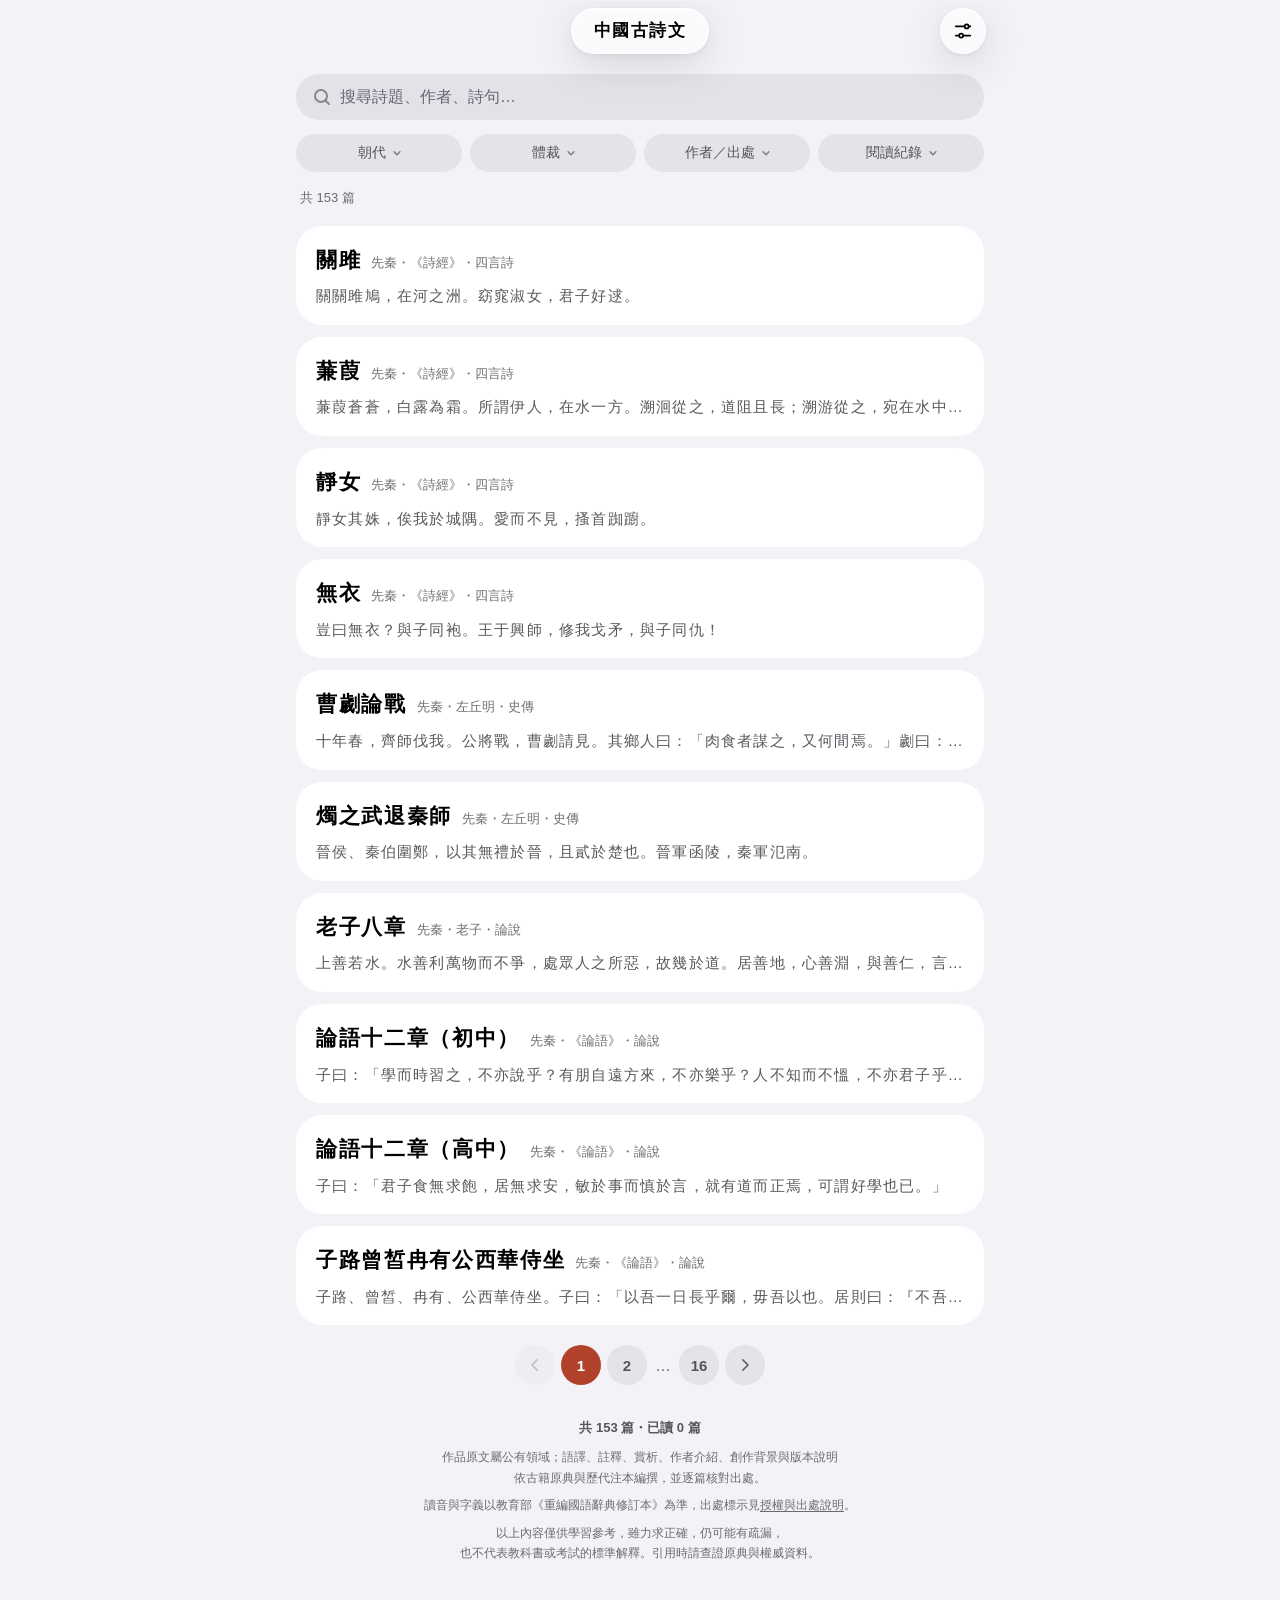
<file: public/index.html>
<!doctype html>
<html lang="zh-Hant">
<head>
  <meta charset="utf-8">
  <meta name="viewport" content="width=device-width, initial-scale=1, viewport-fit=cover">
  <title>中國古詩文</title>
  <meta name="description" content="可離線使用的古詩文閱讀器，附語譯、註釋、賞析、作者介紹、創作背景、版本與參考資料。">
  <link rel="manifest" href="manifest.json">
  <meta name="theme-color" content="#f2f2f7" media="(prefers-color-scheme: light)">
  <meta name="theme-color" content="#000000" media="(prefers-color-scheme: dark)">
  <meta name="apple-mobile-web-app-capable" content="yes">
  <meta name="mobile-web-app-capable" content="yes">
  <meta name="apple-mobile-web-app-title" content="中國古詩文">
  <!-- default：網頁不延伸到狀態列底下。black-translucent 在 iOS 26 起會被系統鋪上無法關閉的模糊效果。
       狀態列顏色：iOS 26 起不再讀 theme-color，改為取樣最上方 fixed 元素的底色，所以用 #statusbar-tint 給它背景色。
       default 下橫向會隱藏狀態列，轉回直向後觸控位置可能偏移，由 app.js 的 installRotationFix 補救。 -->
  <meta name="apple-mobile-web-app-status-bar-style" content="default">
  <link rel="apple-touch-icon" href="icons/icon-180.png">
  <link rel="icon" type="image/png" href="icons/icon-192.png">
  <link rel="stylesheet" href="css/style.css">
</head>
<body>
  <!-- 有 data-icon 的 svg 只寫外框與大小，圖形由 app.js 的 ICON 填入（全站共用同一份圖示路徑） -->
  <header class="topbar">
    <button class="icon-btn" id="backBtn" aria-label="返回目錄" data-tip="回到目錄" data-tip-pos="below-right" hidden>
      <svg viewBox="0 0 24 24" width="22" height="22" aria-hidden="true" data-icon="chevronLeft"></svg>
    </button>
    <h1 class="topbar-title"><span class="top-title-text" id="topTitle">中國古詩文</span><span class="top-marks" id="topMarks" hidden></span></h1>
    <button class="icon-btn" id="settingsBtn" aria-label="閱讀設定" data-tip="閱讀設定：字級、原文排列、繁體／简体、閱讀紀錄、使用說明" data-tip-pos="below-left">
      <svg viewBox="0 0 24 24" width="22" height="22" aria-hidden="true"><path d="M4 7h10M18 7h2M4 17h4M12 17h8" fill="none" stroke="currentColor" stroke-width="1.8" stroke-linecap="round"/><circle cx="16" cy="7" r="2.2" fill="none" stroke="currentColor" stroke-width="1.8"/><circle cx="10" cy="17" r="2.2" fill="none" stroke="currentColor" stroke-width="1.8"/></svg>
    </button>
  </header>

  <div class="settings" id="settings" hidden>
    <div class="setting-row">
      <span>字級</span>
      <div class="font-slider">
        <span class="a-small" aria-hidden="true">A</span>
        <input class="font-range" id="fontRange" type="range" min="16" max="32" step="1" value="20" aria-label="原文字級">
        <span class="a-big" aria-hidden="true">A</span>
      </div>
    </div>
    <div class="setting-row">
      <span>原文排列</span>
      <div class="seg" id="layoutSeg">
        <button type="button" data-layout="h" data-tip="原文由左至右、由上而下排列">橫排</button>
        <button type="button" data-layout="v" data-tip="原文由右至左直行排列，可左右滑動" data-tip-pos="above-left">直排</button>
      </div>
    </div>
    <div class="setting-row">
      <span>文字</span>
      <div class="seg" id="scriptSeg">
        <button type="button" data-script="hant" data-tip="繁體字，讀音以注音標示">繁體</button>
        <button type="button" data-script="hans" data-tip="简体字，读音以拼音标示" data-tip-pos="above-left">简体</button>
      </div>
    </div>
    <div class="setting-row">
      <span>閱讀紀錄</span>
      <button class="help-link" id="clearLibBtn" type="button" data-tip="清除所有書籤與已讀紀錄" data-tip-pos="above-left">清除紀錄</button>
    </div>
    <div class="setting-row">
      <span>不知道怎麼用？</span>
      <button class="help-link" id="helpBtn" type="button">使用說明</button>
    </div>
  </div>

  <main id="app" class="app"></main>

  <div class="menu" id="filterMenu" role="listbox" hidden></div>

  <!-- 閱讀工具：右下角的主按鈕往上展開，由下而上是語譯、已讀、書籤 -->
  <div class="fab" id="fab" hidden>
    <div class="fab-items" id="fabItems">
      <button class="fab-btn" id="bookmarkBtn" type="button" aria-pressed="false" aria-label="加入書籤" data-tip="加入書籤" data-tip-pos="left">
        <svg viewBox="0 0 24 24" width="20" height="20" aria-hidden="true" data-icon="bookmark" data-stroke="1.9"></svg>
      </button>
      <button class="fab-btn" id="readBtn" type="button" aria-pressed="false" aria-label="標為已讀" data-tip="標為已讀" data-tip-pos="left">
        <svg viewBox="0 0 24 24" width="22" height="22" aria-hidden="true" data-icon="check" data-stroke="2.2"></svg>
      </button>
      <button class="fab-btn" id="transBtn" type="button" aria-pressed="true" aria-label="隱藏語譯" data-tip="隱藏語譯" data-tip-pos="left">譯</button>
    </div>
    <button class="fab-btn fab-main" id="fabMain" type="button" aria-expanded="false" aria-controls="fabItems" aria-label="閱讀工具：書籤、已讀、語譯" data-tip="書籤、已讀、語譯" data-tip-pos="left">
      <svg class="ico-more" viewBox="0 0 24 24" width="24" height="24" aria-hidden="true"><circle cx="5.5" cy="12" r="1.9" fill="currentColor"/><circle cx="12" cy="12" r="1.9" fill="currentColor"/><circle cx="18.5" cy="12" r="1.9" fill="currentColor"/></svg>
      <svg class="ico-close" viewBox="0 0 24 24" width="20" height="20" aria-hidden="true" data-icon="close" data-stroke="2.2"></svg>
    </button>
  </div>

  <div class="sheet-backdrop" id="sheetBackdrop" hidden></div>
  <div class="sheet" id="sheet" role="dialog" aria-modal="true" aria-labelledby="sheetTerm" hidden>
    <div class="sheet-grip"></div>
    <div class="sheet-term" id="sheetTerm"></div>
    <div class="sheet-note" id="sheetNote"></div>
  </div>

  <div class="sheet help-sheet" id="helpSheet" role="dialog" aria-modal="true" aria-labelledby="helpTitle" hidden>
    <!-- 拖拉區：頂部橫條與標題列，往下拉關閉（見 app.js 的 makeDraggable） -->
    <div class="sheet-drag-zone" id="helpDragZone">
      <div class="sheet-grip"></div>
      <div class="help-head">
        <h2 id="helpTitle">使用說明</h2>
        <button class="icon-btn help-close" id="helpClose" type="button" aria-label="關閉使用說明">
          <svg viewBox="0 0 24 24" width="18" height="18" aria-hidden="true" data-icon="close"></svg>
        </button>
      </div>
    </div>
    <div class="help-body">
      <h3>目錄</h3>
      <ul>
        <li><b>搜尋框</b>：輸入詩題、作者、朝代、體裁、出處、主題或詩句，例如「李白」「明月」。</li>
        <li><b>朝代／體裁／作者・出處</b>：點一下選擇篩選條件，可以同時使用。選項旁的數字是符合的篇數。</li>
        <li><b>閱讀紀錄</b>：只看加了書籤的、已讀的或還沒讀的作品，也可以和其他篩選一起用。</li>
        <li><b>作品右上角的標記</b>：紅色書籤表示加了書籤，「已讀」表示標過已讀。目錄最下方會顯示已讀幾篇。</li>
        <li><b>清除篩選</b>：一次取消所有篩選條件。</li>
        <li><b>頁碼</b>：每頁 10 篇，點數字或左右箭頭換頁。</li>
      </ul>
      <h3>閱讀作品</h3>
      <ul>
        <li><b>有點狀底線的字詞</b>：點一下會從下方跳出註釋；點一下註釋、點空白處或往下拉都能關閉。題目裡的字也可能有底線。</li>
        <li><b>原文下的灰色小字</b>：這一句的語譯。</li>
        <li><b>右下角「⋯」（閱讀工具）</b>：點一下往上展開三個按鈕，由上而下是書籤、已讀、語譯；再點一下（這時變成「×」）收起。展開或收起會記住，下次打開作品還是一樣。</li>
        <li><b>頂部題目旁的小圖示</b>：書籤表示這篇已加入書籤，打勾表示已讀。</li>
        <li><b>書籤</b>：點一下加入書籤，變成紅色；再點一下移除。</li>
        <li><b>已讀（打勾）</b>：讀完後點一下，變成紅色，目錄就會標出「已讀」；再點一下可以改回未讀。</li>
        <li><b>譯</b>：顯示或隱藏語譯。紅色是顯示中，白色是已隱藏。想先自己讀懂時可以先關掉。</li>
        <li><b>賞析、作者、創作背景、版本、參考資料</b>：點標題展開或收合。「版本」說明原文依據的版本，各版本的不同寫法寫在註釋中。</li>
        <li><b>上一篇／下一篇</b>：在頁面最下方，依目錄順序切換作品。</li>
        <li><b>左上角「‹」</b>：回到目錄。</li>
      </ul>
      <h3>閱讀設定（右上角）</h3>
      <ul>
        <li><b>字級</b>：左右拖拉調整原文的字，往右變大、往左變小，拖的時候就能看到效果。題目大小固定不變。</li>
        <li><b>橫排／直排</b>：直排時由右至左閱讀，內容較長時可以左右滑動。</li>
        <li><b>繁體／简体</b>：切換繁體字或簡體字。簡體版由繁體自動轉換，讀音改以拼音標示；註釋中說明版本差異的寫法（例如「遊」「游」）保留繁體，才看得出各版本的不同。切換時頁面不會重新載入，仍停在原來讀到的地方。</li>
        <li><b>使用說明</b>：往下拉頂部的橫條可以關閉；說明內容捲到最上方時往下拉也可以。</li>
        <li><b>清除紀錄</b>：一次刪除所有書籤與已讀紀錄，會先請你確認，清除後無法復原。</li>
      </ul>
      <h3>離線閱讀</h3>
      <ul>
        <li>在 iPhone 用 Safari 開啟，按「分享」→「加入主畫面」。第一次開啟並看到「已下載完成」後，沒有網路也能讀。</li>
        <li>你的設定、書籤與已讀紀錄只存在這臺裝置上，不會在手機和電腦之間同步。在 iPhone 上，主畫面的 App 和 Safari 各有一份紀錄；刪除主畫面的 App，紀錄也會一起刪除。</li>
      </ul>
    </div>
  </div>

  <div class="toast" id="toast" role="status" aria-live="polite" hidden></div>

  <!-- 確認視窗（例如清除紀錄）：和設定面板同樣的玻璃風格，取代瀏覽器內建的確認框 -->
  <div class="dialog-backdrop" id="dialogBackdrop" hidden></div>
  <div class="dialog" id="confirmDialog" role="alertdialog" aria-modal="true" aria-labelledby="dialogTitle" aria-describedby="dialogMsg" hidden>
    <h2 class="dialog-title" id="dialogTitle"></h2>
    <p class="dialog-msg" id="dialogMsg"></p>
    <div class="dialog-actions">
      <button class="dialog-btn" id="dialogCancel" type="button">取消</button>
      <button class="dialog-btn danger" id="dialogOk" type="button">確定</button>
    </div>
  </div>
  <!-- 1px 高、貼齊最上方的 fixed 元素，只用來讓 iOS 26 起把狀態列塗成背景色 -->
  <div id="statusbar-tint" aria-hidden="true"></div>

  <script src="js/hans-ui.js"></script>
  <script src="js/terms.js"></script>
  <script src="js/app.js"></script>
</body>
</html>
</file>
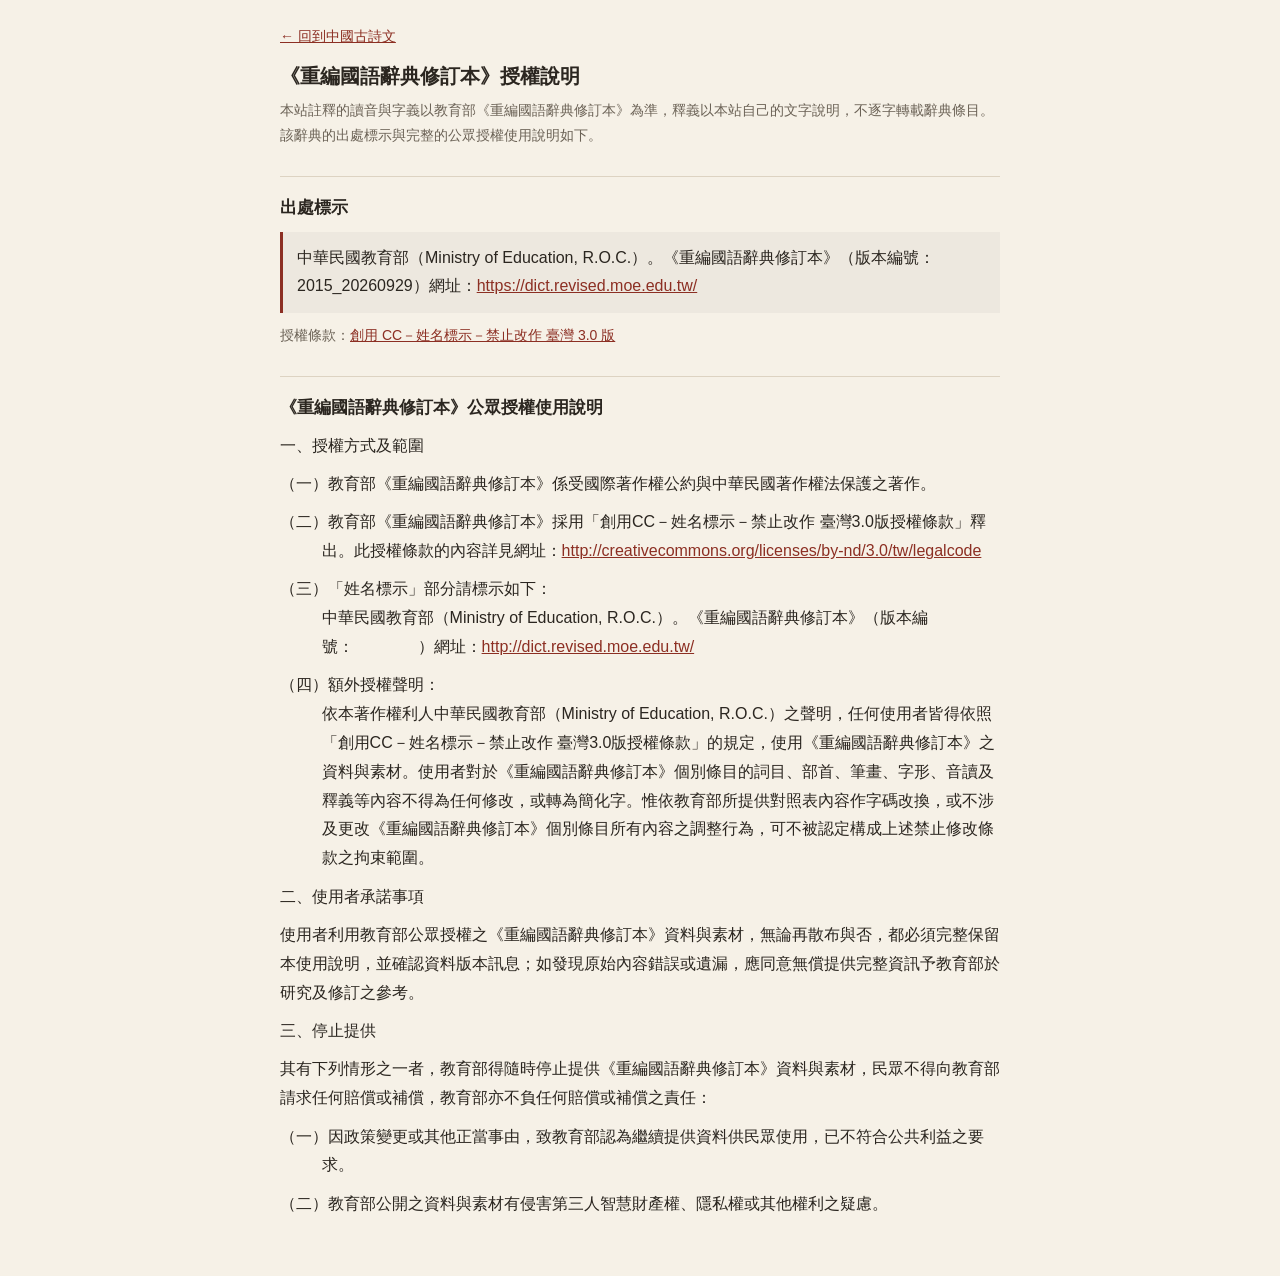
<file: public/licenses/moe-dict.html>
<!DOCTYPE html>
<html lang="zh-Hant-TW">
<head>
<meta charset="utf-8">
<meta name="viewport" content="width=device-width, initial-scale=1">
<title>重編國語辭典修訂本 授權說明</title>
<style>
  :root { --bg: #f6f1e7; --ink: #2b2620; --ink-2: #6b6256; --line: #ddd3c2; --accent: #8c2f23; }
  @media (prefers-color-scheme: dark) {
    :root { --bg: #1d1b18; --ink: #e8e2d6; --ink-2: #a39a8b; --line: #3a362f; --accent: #e08a74; }
  }
  body { margin: 0; background: var(--bg); color: var(--ink);
         font: 16px/1.8 -apple-system, "PingFang TC", "Microsoft JhengHei", "Noto Sans TC", sans-serif; }
  main { max-width: 720px; margin: 0 auto; padding: 24px 16px 48px; }
  h1 { font-size: 20px; margin: 0 0 4px; }
  h2 { font-size: 17px; margin: 28px 0 8px; padding-top: 16px; border-top: 1px solid var(--line); }
  p, li { margin: 0 0 .6em; }
  .item { padding-left: 2.6em; text-indent: -2.6em; }
  .note { color: var(--ink-2); font-size: 14px; }
  .cite { padding: 12px 14px; border-left: 3px solid var(--accent); background: rgba(127,127,127,.08); }
  a { color: var(--accent); word-break: break-all; }
</style>
</head>
<body>
<main>
  <p class="note"><a href="../">← 回到中國古詩文</a></p>
  <h1>《重編國語辭典修訂本》授權說明</h1>
  <p class="note">本站註釋的讀音與字義以教育部《重編國語辭典修訂本》為準，釋義以本站自己的文字說明，不逐字轉載辭典條目。該辭典的出處標示與完整的公眾授權使用說明如下。</p>

  <h2>出處標示</h2>
  <p class="cite">中華民國教育部（Ministry of Education, R.O.C.）。《重編國語辭典修訂本》（版本編號：2015_20260929）網址：<a href="https://dict.revised.moe.edu.tw/">https://dict.revised.moe.edu.tw/</a></p>
  <p class="note">授權條款：<a href="https://creativecommons.org/licenses/by-nd/3.0/tw/legalcode">創用 CC－姓名標示－禁止改作 臺灣 3.0 版</a></p>

  <h2>《重編國語辭典修訂本》公眾授權使用說明</h2>
  <p>一、授權方式及範圍</p>
    <p class="item">（一）教育部《重編國語辭典修訂本》係受國際著作權公約與中華民國著作權法保護之著作。</p>
    <p class="item">（二）教育部《重編國語辭典修訂本》採用「創用CC－姓名標示－禁止改作 臺灣3.0版授權條款」釋出。此授權條款的內容詳見網址：<a href="http://creativecommons.org/licenses/by-nd/3.0/tw/legalcode">http://creativecommons.org/licenses/by-nd/3.0/tw/legalcode</a></p>
    <p class="item">（三）「姓名標示」部分請標示如下：<br>中華民國教育部（Ministry of Education, R.O.C.）。《重編國語辭典修訂本》（版本編號：　　　　）網址：<a href="http://dict.revised.moe.edu.tw/">http://dict.revised.moe.edu.tw/</a></p>
    <p class="item">（四）額外授權聲明：<br>依本著作權利人中華民國教育部（Ministry of Education, R.O.C.）之聲明，任何使用者皆得依照「創用CC－姓名標示－禁止改作 臺灣3.0版授權條款」的規定，使用《重編國語辭典修訂本》之資料與素材。使用者對於《重編國語辭典修訂本》個別條目的詞目、部首、筆畫、字形、音讀及釋義等內容不得為任何修改，或轉為簡化字。惟依教育部所提供對照表內容作字碼改換，或不涉及更改《重編國語辭典修訂本》個別條目所有內容之調整行為，可不被認定構成上述禁止修改條款之拘束範圍。</p>
  <p>二、使用者承諾事項</p>
  <p>使用者利用教育部公眾授權之《重編國語辭典修訂本》資料與素材，無論再散布與否，都必須完整保留本使用說明，並確認資料版本訊息；如發現原始內容錯誤或遺漏，應同意無償提供完整資訊予教育部於研究及修訂之參考。</p>
  <p>三、停止提供</p>
  <p>其有下列情形之一者，教育部得隨時停止提供《重編國語辭典修訂本》資料與素材，民眾不得向教育部請求任何賠償或補償，教育部亦不負任何賠償或補償之責任：</p>
    <p class="item">（一）因政策變更或其他正當事由，致教育部認為繼續提供資料供民眾使用，已不符合公共利益之要求。</p>
    <p class="item">（二）教育部公開之資料與素材有侵害第三人智慧財產權、隱私權或其他權利之疑慮。</p>
</main>
</body>
</html>
</file>
<file: public/css/style.css>
/* =========================================================
   中國古詩文 — Liquid Glass 風格
   字體：只用系統字體（iPhone：蘋方 PingFang TC）
   ========================================================= */
:root {
  --font: -apple-system, BlinkMacSystemFont, "PingFang TC", "Noto Sans TC",
          "Microsoft JhengHei UI", "Microsoft JhengHei", sans-serif;
  --fs: 21px;                       /* 原文字級，可在設定調整 */

  /* 背景與內容卡片：純色（iOS 系統 App 的做法） */
  --bg: #f2f2f7;
  --card: #fff;
  --card-edge: transparent;           /* 卡片外緣的細邊：只有深色模式用 */
  --fill: rgba(118, 118, 128, .12);   /* 搜尋框、未選取的篩選鈕 */

  /* 文字 */
  --ink: #000;
  /* 灰字在白色區塊與淺灰背景上都至少 4.5:1（小字的建議對比）：ink-3 約 4.7–5.0，ink-2 約 6.6–7.1，兩者仍有深淺之分 */
  --ink-2: rgba(60, 60, 67, .86);
  --ink-3: rgba(60, 60, 67, .74);
  --accent: #b2412c;
  --accent-ink: #fff;

  /* 玻璃：只用在浮動元件（頂部按鈕、設定、註釋面板、提示） */
  --glass: rgba(255, 255, 255, .66);
  --glass-strong: rgba(255, 255, 255, .84);
  --glass-hi: rgba(255, 255, 255, .8);   /* 上緣高光 */
  --glass-edge: rgba(255, 255, 255, .75);
  --glass-shadow: 0 10px 40px rgba(0, 0, 0, .12), 0 2px 6px rgba(0, 0, 0, .06);
  --blur: blur(24px) saturate(180%);
  --divider: rgba(60, 60, 67, .14);
  --tint: rgba(178, 65, 44, .12);

  /* 動態（淺色、深色共用）：按下時縮小的比例，與兩種彈性曲線 */
  --press-round: .88;   /* 圓形按鈕：頂部按鈕、右下角閱讀工具 */
  --press-pill: .94;    /* 膠囊按鈕：分段按鈕、篩選、頁碼、確認視窗 */
  --press-card: .97;    /* 大塊的卡片：目錄卡片、上一篇／下一篇 */
  --spring: cubic-bezier(.3, 1.6, .5, 1);        /* 按鈕按下、放開的回彈 */
  --spring-soft: cubic-bezier(.3, 1.4, .5, 1);   /* 面板彈出、卡片 */
  color-scheme: light;
}

@media (prefers-color-scheme: dark) {
  :root {
    --bg: #000;
    /* 卡片比 iOS 的 #1c1c1e 亮一點，再加一圈淡白細邊，在純黑背景上輪廓才清楚 */
    --card: #242426;
    --card-edge: rgba(255, 255, 255, .08);
    --fill: rgba(118, 118, 128, .24);

    --ink: #fff;
    --ink-2: rgba(235, 235, 245, .72);
    --ink-3: rgba(235, 235, 245, .6);
    --accent: #ff8f73;
    --accent-ink: #1b0f0b;

    --glass: rgba(44, 44, 46, .62);
    --glass-strong: rgba(28, 28, 30, .86);
    --glass-hi: rgba(255, 255, 255, .12);
    --glass-edge: rgba(255, 255, 255, .1);
    --glass-shadow: 0 10px 40px rgba(0, 0, 0, .55), 0 2px 6px rgba(0, 0, 0, .3);
    --divider: rgba(84, 84, 88, .5);
    --tint: rgba(255, 143, 115, .2);
    color-scheme: dark;
  }
}

* { box-sizing: border-box; }
html { -webkit-text-size-adjust: 100%; }
body {
  margin: 0;
  min-height: 100vh;
  background: var(--bg);
  color: var(--ink);
  font-family: var(--font);
  line-height: 1.7;
  -webkit-font-smoothing: antialiased;
  -webkit-tap-highlight-color: transparent;
}
button { font: inherit; color: inherit; }

/* ---------- 內容卡片：純色實心，不做模糊（捲動最順） ---------- */
.card, .original, .section, .pager a {
  position: relative;
  background: var(--card);
  border: 0;
  box-shadow: inset 0 0 0 1px var(--card-edge);   /* 用內陰影畫細邊，不改變版面尺寸 */
}
.search, .filter, .seg { position: relative; background: var(--fill); border: 0; }

/* ---------- Liquid Glass：只給浮在內容上方的元件 ---------- */
.glass, .icon-btn, .topbar-title, .settings, .menu, .sheet, .toast, .fab-btn, .dialog {
  position: relative;
  background: var(--glass);
  -webkit-backdrop-filter: var(--blur);
  backdrop-filter: var(--blur);
  border: 1px solid var(--glass-edge);
  box-shadow: var(--glass-shadow), inset 0 1px 0 var(--glass-hi);
}

/* ---------- 共用的互動狀態：按下縮小、鍵盤焦點框、選取時的實心主色 ---------- */
.icon-btn:active, .fab-btn:active { transform: scale(var(--press-round)); }
.seg button:active:not(:disabled), .filter:active, .page-btn:active:not([disabled]), .dialog-btn:active { transform: scale(var(--press-pill)); }
.card:active, .pager a:active { transform: scale(var(--press-card)); }
.filter:focus-visible, .page-btn:focus-visible, .term:focus-visible, .dialog-btn:focus-visible, .fab-btn:focus-visible {
  outline: 2px solid var(--accent); outline-offset: 2px;
}
.seg button.on, .filter.on, .page-btn.on, .dialog-btn.danger, .fab-btn[aria-pressed="true"] {
  background: var(--accent); color: var(--accent-ink);
}

/* ---------- 頂部浮動列 ---------- */
.topbar {
  position: fixed; top: 0; left: 0; right: 0; z-index: 20;
  display: grid; grid-template-columns: 46px minmax(0, 1fr) 46px; align-items: center; gap: 10px;
  max-width: 720px; margin: 0 auto;
  padding: calc(env(safe-area-inset-top) + 8px) 14px 8px;
  pointer-events: none;
}
.topbar > * { pointer-events: auto; }
/* iOS 26 起，加入主畫面後的狀態列顏色取樣最上方 fixed 元素的底色（不再讀 theme-color）。
   放一條和背景同色的 1px 細條在頂端，所以看不見；不吃點擊，在註釋面板底下 */
#statusbar-tint {
  position: fixed; top: 0; left: 0; right: 0; height: 1px; z-index: 21;
  pointer-events: none; background-color: var(--bg);
}
.icon-btn {
  width: 46px; height: 46px; border-radius: 50%;
  display: grid; place-items: center; cursor: pointer; color: var(--ink);
  transition: transform .25s var(--spring), background .2s;
}
#backBtn[hidden] { display: grid !important; visibility: hidden; }
.topbar-title {
  justify-self: center; margin: 0; max-width: 100%;
  height: 46px; line-height: 44px; padding: 0 22px; border-radius: 23px;
  font-size: 17px; font-weight: 600; letter-spacing: .08em;
  display: flex; align-items: center; gap: 7px; min-width: 0;
}
/* 題目過長時以「…」截斷，後面的書籤、已讀小圖示一定留著 */
.top-title-text { min-width: 0; white-space: nowrap; overflow: hidden; text-overflow: ellipsis; }
.top-marks { flex: none; display: inline-flex; align-items: center; gap: 3px; color: var(--ink-3); }
.top-marks svg { display: block; }

/* ---------- 設定面板（浮動玻璃卡） ---------- */
.settings {
  position: fixed; z-index: 19;
  top: calc(env(safe-area-inset-top) + 64px);
  right: max(14px, calc((100vw - 720px) / 2 + 14px));
  width: min(320px, calc(100vw - 28px));
  padding: 8px 18px; border-radius: 26px;
  background: var(--glass-strong);
  transform-origin: top right;
  animation: pop .32s var(--spring-soft);
}
@keyframes pop { from { transform: scale(.85); opacity: .4; } }
/* 浮動元件收起時的動畫（app.js 的 hidePanel 加上 .leaving，播完才隱藏）：設定面板、篩選選單縮回，
   註釋與說明面板往下沉；提示膠囊、確認視窗與遮罩的收起動畫寫在各自的區塊 */
.leaving { pointer-events: none; }
.settings.leaving, .menu.leaving { animation: pop-out .16s ease-in both; }
@keyframes pop-out { to { transform: scale(.9); opacity: 0; } }
.setting-row {
  display: flex; align-items: center; justify-content: space-between;
  min-height: 50px; font-size: 15px;
}
.setting-row + .setting-row { border-top: 1px solid var(--divider); }
.seg { display: inline-flex; padding: 3px; border-radius: 999px; gap: 2px; box-shadow: inset 0 1px 2px rgba(0,0,0,.06); }
.seg button {
  border: 0; background: none; cursor: pointer;
  min-width: 54px; padding: 5px 14px; border-radius: 999px; font-size: 14px;
  transition: background .25s, color .25s, transform .2s;
}
.seg button:disabled { opacity: .3; cursor: default; }
/* 切換繁簡、資料還在載入時（aria-busy）：兩顆按鈕變淡、不能按，載好後恢復 */
.seg[aria-busy="true"] button { opacity: .45; pointer-events: none; transition: opacity .2s; }
/* 字級拖拉條：左右兩端的小「A」、大「A」示意大小；已拖過的一段塗上主色（--p 由 app.js 設定） */
.font-slider { display: flex; align-items: center; gap: 10px; flex: 1; max-width: 210px; margin-left: 16px; }
.font-slider .a-small { font-size: 13px; color: var(--ink-2); }
.font-slider .a-big { font-size: 21px; color: var(--ink-2); }
.font-range {
  --p: 25%;
  flex: 1; min-width: 0; height: 28px; margin: 0; background: none; cursor: pointer;
  -webkit-appearance: none; appearance: none; touch-action: none;
}
.font-range::-webkit-slider-runnable-track {
  height: 4px; border-radius: 2px;
  background: linear-gradient(to right, var(--accent) var(--p), var(--fill) var(--p));
}
.font-range::-moz-range-track { height: 4px; border-radius: 2px; background: var(--fill); }
.font-range::-moz-range-progress { height: 4px; border-radius: 2px; background: var(--accent); }
.font-range::-webkit-slider-thumb {
  -webkit-appearance: none; appearance: none;
  width: 26px; height: 26px; margin-top: -11px; border-radius: 50%;
  background: #fff; border: 0; box-shadow: 0 2px 6px rgba(0,0,0,.22), 0 0 0 .5px rgba(0,0,0,.06);
}
.font-range::-moz-range-thumb {
  width: 26px; height: 26px; border-radius: 50%;
  background: #fff; border: 0; box-shadow: 0 2px 6px rgba(0,0,0,.22), 0 0 0 .5px rgba(0,0,0,.06);
}
.font-range:focus-visible { outline: 2px solid var(--accent); outline-offset: 4px; border-radius: 4px; }
.seg button.on { box-shadow: 0 2px 8px rgba(178, 65, 44, .35); }
.switch { position: relative; width: 52px; height: 32px; flex: none; }
.switch input { opacity: 0; width: 0; height: 0; position: absolute; }
.switch span {
  position: absolute; inset: 0; border-radius: 16px; cursor: pointer;
  background: rgba(120, 120, 128, .24); transition: background .25s;
}
.switch span::after {
  content: ""; position: absolute; left: 2px; top: 2px; width: 28px; height: 28px; border-radius: 50%;
  background: #fff; box-shadow: 0 2px 6px rgba(0,0,0,.18), inset 0 1px 0 #fff;
  transition: transform .3s cubic-bezier(.3, 1.5, .5, 1), width .2s;
}
.switch input:checked + span { background: #34c759; }
.switch input:checked + span::after { transform: translateX(20px); }

/* ---------- 主內容 ---------- */
.app {
  max-width: 720px; margin: 0 auto;
  padding: calc(env(safe-area-inset-top) + 74px) 16px calc(env(safe-area-inset-bottom) + 48px);
}

/* 目錄 */
.search {
  width: 100%; font: inherit; font-size: 16px; color: var(--ink);
  height: 46px; padding: 0 18px 0 44px; border-radius: 23px; outline: none;
  background:
    url("data:image/svg+xml,%3Csvg xmlns='http://www.w3.org/2000/svg' width='18' height='18' fill='none' stroke='%23888' stroke-width='2' stroke-linecap='round'%3E%3Ccircle cx='8' cy='8' r='6'/%3E%3Cpath d='M12.5 12.5L16 16'/%3E%3C/svg%3E") 17px 50% no-repeat,
    var(--fill);
  -webkit-appearance: none; appearance: none;
}
.search::placeholder { color: var(--ink-3); }
.search:focus { box-shadow: 0 0 0 2px var(--accent); }
.search::-webkit-search-cancel-button { -webkit-appearance: none; }

/* 篩選：朝代、體裁、作者／出處、閱讀紀錄。點按鈕會在下方浮出玻璃選單。
   排成固定的格子（手機 2×2、寬螢幕一行四格），按鈕等寬、過長的條件以「…」截斷，
   選了不同長度的條件時篩選區高度不變，下方清單才不會上下跳動 */
.filters { display: grid; grid-template-columns: repeat(2, minmax(0, 1fr)); gap: 8px; padding: 14px 0 6px; }
@media (min-width: 560px) { .filters { grid-template-columns: repeat(4, minmax(0, 1fr)); } }
.filter {
  display: flex; align-items: center; justify-content: center; gap: 6px; min-width: 0; cursor: pointer; color: var(--ink-2);
  padding: 7px 14px 7px 16px; border-radius: 999px; font: inherit; font-size: 14px; font-weight: 500;
  transition: transform .2s var(--spring), background .2s, color .2s;
}
.filter span { min-width: 0; overflow: hidden; text-overflow: ellipsis; white-space: nowrap; }
.filter svg { opacity: .7; flex: none; transition: transform .25s; }
.filter[aria-expanded="true"] svg { transform: rotate(180deg); }

/* 篩選選單（浮動玻璃） */
.menu {
  position: fixed; z-index: 25;
  min-width: 200px; max-width: calc(100vw - 32px); max-height: min(60vh, 420px); overflow-y: auto;
  padding: 6px; border-radius: 22px;
  background: var(--glass-strong);
  animation: pop .28s var(--spring-soft);
  overscroll-behavior: contain;
}
.menu-item {
  display: flex; align-items: center; gap: 8px; width: 100%;
  border: 0; background: none; cursor: pointer; text-align: left;
  padding: 10px 14px 10px 10px; border-radius: 14px;
  font: inherit; font-size: 15px; color: var(--ink);
}
.menu-item:hover:not([disabled]), .menu-item:focus-visible { background: var(--fill); outline: none; }
.menu-item.on { color: var(--accent); font-weight: 600; }
.menu-item[disabled] { cursor: default; opacity: .35; }
.menu-check { width: 16px; flex: none; display: grid; place-items: center; }
.menu-label { flex: 1; white-space: nowrap; }
.menu-count { color: var(--ink-3); font-size: 13px; font-variant-numeric: tabular-nums; padding-left: 16px; }
.menu-sep { height: 1px; margin: 4px 10px; background: var(--divider); }
.filter-status {
  display: flex; align-items: center; justify-content: space-between;
  padding: 4px 4px 0; font-size: 13px; color: var(--ink-3);
}
.filter-clear {
  border: 0; background: none; cursor: pointer;
  padding: 4px 0 4px 12px; font-size: 14px; font-weight: 500; color: var(--accent);
}
/* 沒有篩選條件時「清除篩選」看不見，但位置保留，這一列的高度才不會變 */
.filter-clear.is-off { visibility: hidden; }

.list { list-style: none; margin: 12px 0 0; padding: 0; display: grid; gap: 12px; }
.list > li { min-width: 0; }   /* 讓卡片不被一行的長摘句撐寬，摘句才會以「…」截斷 */

/* 分頁 */
.pages { display: flex; justify-content: center; align-items: center; gap: 6px; margin-top: 20px; flex-wrap: wrap; }
.page-btn {
  min-width: 40px; height: 40px; padding: 0 10px; border: 0; border-radius: 999px; cursor: pointer;
  display: inline-grid; place-items: center;
  background: var(--fill); color: var(--ink-2); font: inherit; font-size: 15px; font-weight: 600;
  font-variant-numeric: tabular-nums;
  transition: transform .2s var(--spring), background .2s, color .2s;
}
.page-btn[disabled] { opacity: .35; cursor: default; }
.page-gap { min-width: 20px; text-align: center; color: var(--ink-3); }
.card {
  display: block; text-decoration: none; color: inherit;
  padding: 16px 20px; border-radius: 26px;
  transition: transform .3s var(--spring-soft);
}
.card-head { display: flex; align-items: baseline; gap: 10px; flex-wrap: wrap; }
.card-title { font-size: 21px; font-weight: 600; letter-spacing: .08em; }
.card-meta { font-size: 13px; color: var(--ink-3); }
/* 卡片右上角的書籤與已讀標記 */
.card-marks { margin-left: auto; align-self: center; display: inline-flex; align-items: center; gap: 6px; }
.mark-bookmark { display: inline-grid; color: var(--accent); }
.mark-read {
  font-size: 12px; font-weight: 600; letter-spacing: .06em; color: var(--ink-3);
  padding: 2px 9px; border-radius: 999px; background: var(--fill);
}
.card-first {
  margin-top: 6px; color: var(--ink-2); font-size: 15px; letter-spacing: .08em;
  white-space: nowrap; overflow: hidden; text-overflow: ellipsis;
}
.empty { text-align: center; color: var(--ink-3); padding: 48px 0; }
.filter-status + .empty { margin-top: 12px; }   /* 和作品清單的上緣對齊 */
.footnote {
  margin: 32px auto 0; max-width: 40em; padding: 0 8px;
  font-size: 12px; line-height: 1.7; color: var(--ink-3); text-align: center;
}
.footnote p { margin: 0 0 .6em; }
.footnote p > span { display: inline-block; }   /* 一個分句不拆開，只在標點後換行 */
.footnote a { color: inherit; text-decoration: underline; text-underline-offset: 2px; }
.footnote p:last-child { margin-bottom: 0; }
.footnote-count { font-size: 13px; font-weight: 600; color: var(--ink-2); }

/* 閱讀頁 */
.poem-head { text-align: center; margin: 10px 0 0; }
.poem-title {
  margin: 0; padding-left: .3em;
  font-size: 31px; font-weight: 600; letter-spacing: .3em;   /* 固定大小，不隨原文字級改變 */
}
.poem-title small {
  display: block; margin-top: 6px; padding-left: .2em;
  font-size: .5em; font-weight: 500; letter-spacing: .2em; color: var(--ink-2);
}
.poem-by { margin-top: 6px; font-size: 14px; color: var(--ink-2); letter-spacing: .05em; }
.poem-by .form { color: var(--ink-3); }
.poem-source { margin-top: 2px; font-size: 13px; color: var(--ink-3); letter-spacing: .05em; }
.tags { display: flex; gap: 6px; justify-content: center; margin-top: 10px; flex-wrap: wrap; }
.tag {
  font-size: 12px; font-weight: 500; color: var(--accent);
  background: var(--tint); border-radius: 999px; padding: 2px 10px;
}

/* ---------- 原文區塊 ----------
   原文分成段（散文）或章／片（詩詞）＝ .block，每句（或幾句）＝ .unit：.unit-src 原文、.unit-tr 語譯。
   間距與分隔線都用邏輯方向（block-start），直排時自動變成左右方向：語譯排在原文左側。 */
.original {
  font-size: var(--fs); font-weight: 400; line-height: 1.9; letter-spacing: .1em;
  text-align: start;
  margin: 22px 0 10px; padding: 20px 22px;
  border-radius: 30px;
}
.original .unit + .unit { margin-block-start: 12px; padding-block-start: 12px; border-block-start: 1px solid var(--divider); }
/* 畫面外的段落先不排版（瀏覽器用估計高度佔位，捲到附近才排），長篇散文打開時只排看得到的部分，
   換頁動畫才不會先停頓一下。直排時原文左右捲動，不套用 */
.original:not(.vertical) .block { content-visibility: auto; contain-intrinsic-size: auto 480px; }
.original.layout-all .block { content-visibility: visible; }   /* 切換正簡、橫直排後定位用，見 app.js 的 fullLayout */
.original .block + .block,
.original .unit.is-preface + .block { margin-block-start: 22px; padding-block-start: 18px; border-block-start: 2px solid var(--divider); }   /* 換段、換片 */
.original .unit-src {
  margin: 0;
  white-space: pre-line;                    /* 詩句中的換行（例如律詩一聯的上下句） */
  word-break: keep-all; overflow-wrap: anywhere;   /* 中文只在標點後換行；單一分句過長時才在字間斷開 */
}
.original.prose .unit-src { text-align: justify; word-break: normal; }   /* 散文句子長，維持一般換行 */
.original.prose .block > .unit:first-child .unit-src { text-indent: 2em; }   /* 每段第一句空兩字 */
.original .unit.is-preface .unit-src { font-size: .8em; color: var(--ink-2); letter-spacing: .06em; text-align: justify; }
.unit-tr {
  margin: 0; margin-block-start: 6px; text-indent: 0; text-align: justify;
  font-size: 15px; line-height: 1.8; letter-spacing: .02em; color: var(--ink-2);
}

/* 語譯隱藏時：只剩原文。詩詞置中、照原本的行排列；散文的句子接回完整段落 */
.original.no-trans .unit-tr { display: none; }
.original.no-trans .unit + .unit { margin-block-start: 0; padding-block-start: 0; border-block-start: 0; }
.original.no-trans .block + .block,
.original.no-trans .unit.is-preface + .block { margin-block-start: .9em; padding-block-start: 0; border-block-start: 0; }
.original.no-trans .unit.is-preface { margin-block-end: .6em; }
.original.no-trans:not(.prose) .block { text-align: center; }
.original.no-trans.prose .block { text-indent: 2em; text-align: justify; }
.original.no-trans.prose .block .unit,
.original.no-trans.prose .block .unit-src { display: inline; text-indent: 0; }

/* 直排：由右至左。高度跟著內容（最高 72vh），欄數少時置中，超出寬度時可左右滑動 */
.original.vertical {
  writing-mode: vertical-rl; text-orientation: mixed;
  letter-spacing: .14em; line-height: 1.8;
  width: 100%; max-height: 72vh;
  overflow-x: auto; overflow-y: hidden;
  padding: 24px 16px;
  display: flex; flex-direction: column;   /* 直排時 column＝由右到左排列各段 */
  justify-content: safe center;            /* 內容不滿一個畫面時置中；滿了就從右邊開始，可左右滑動 */
}
.original.vertical .block { flex: none; }
.original.vertical .unit-tr { font-size: 14px; }
.original.vertical.no-trans:not(.prose) .block { text-align: start; }

/* 註釋詞用行內文字（不用按鈕），長詞可以跨行斷開，散文左右對齊時才不會把字距拉開 */
.term {
  cursor: pointer; border-radius: 6px;
  text-decoration: underline dotted color-mix(in srgb, var(--accent) 60%, transparent);
  text-decoration-thickness: 2px; text-underline-offset: .34em;
  transition: background .2s, color .2s;
}
.term.active { color: var(--accent); background: var(--tint); text-decoration-color: var(--accent); }
.hint { text-align: center; font-size: 12px; color: var(--ink-3); margin-bottom: 18px; }
.hint span { display: inline-block; }   /* 畫面窄時在「；」後換行，不從句子中間斷開 */

.section { margin-top: 12px; border-radius: 24px; overflow: hidden; }
.section > summary {
  list-style: none; cursor: pointer; padding: 15px 20px;
  display: flex; align-items: center; gap: 12px;
  font-weight: 600; font-size: 16px; letter-spacing: .06em;
}
.section > summary::-webkit-details-marker { display: none; }
.section > summary::before {
  content: ""; width: 8px; height: 8px; border-radius: 50%;
  background: var(--accent); box-shadow: 0 0 0 4px var(--tint);
}
.section > summary::after {
  content: ""; margin-left: auto; width: 8px; height: 8px;
  border-right: 2px solid var(--ink-3); border-bottom: 2px solid var(--ink-3);
  transform: rotate(45deg) translateY(-2px);
  transition: transform .3s var(--spring-soft);
}
.section[open] > summary::after { transform: rotate(-135deg) translateY(-2px); }
.section-body { padding: 0 20px 18px; font-size: 16px; line-height: 1.85; }
.section-body p { margin: 0 0 .9em; text-align: justify; }
.section-body p:last-child { margin-bottom: 0; }


.author-years { color: var(--ink-3); font-size: 14px; margin-left: 8px; }

.pager { display: flex; gap: 12px; margin-top: 24px; }
.pager a {
  flex: 1; text-decoration: none; color: var(--ink-3); font-size: 13px;
  padding: 12px 18px; border-radius: 22px;
  transition: transform .3s var(--spring-soft);
}
.pager a.next { text-align: right; }
.pager a span { display: block; color: var(--ink); font-size: 16px; font-weight: 600; letter-spacing: .06em; }
.pager .spacer { flex: 1; }

/* ---------- 註釋面板（浮動玻璃） ---------- */
.sheet-backdrop { position: fixed; inset: 0; z-index: 30; background: rgba(0, 0, 0, .12); animation: dim-in .2s both; }
.sheet-backdrop.leaving { animation: dim-out .2s both; }
.sheet.leaving { animation: sink .2s ease-in both; }
@keyframes sink { to { transform: translateY(40px) scale(.96); opacity: 0; } }
.sheet {
  position: fixed; z-index: 31;
  left: 12px; right: 12px; bottom: calc(env(safe-area-inset-bottom) + 12px);
  max-width: 560px; margin: 0 auto;
  padding: 10px 24px 24px; border-radius: 34px;
  background: var(--glass-strong);
  animation: rise .38s cubic-bezier(.3, 1.35, .5, 1);
}
@keyframes rise { from { transform: translateY(40px) scale(.96); } }
.sheet-grip { width: 38px; height: 5px; border-radius: 3px; background: var(--ink-3); opacity: .5; margin: 0 auto 14px; }
/* 面板拖拉（app.js 的 makeDraggable）：頂部橫條表示可以拖。往下拉關閉，往上拉放開後彈回。
   放開後用轉場彈回或滑出；拖的時候（.dragging）面板直接跟著手指，不加轉場 */
.sheet { transition: transform .32s cubic-bezier(.3, 1.2, .5, 1); }
.sheet.dragging { transition: none; user-select: none; -webkit-user-select: none; }
#sheet, .sheet-drag-zone { touch-action: none; }   /* 這些地方的上下滑動交給拖拉處理，不捲動頁面 */
.sheet-drag-zone { flex: none; cursor: grab; }
.sheet.dragging .sheet-drag-zone { cursor: grabbing; }
.sheet-backdrop.fading { transition: filter .22s; }
.sheet-term { font-size: 26px; font-weight: 600; color: var(--accent); letter-spacing: .12em; }
.sheet-note { margin-top: 6px; font-size: 16px; line-height: 1.8; }
/* 參考資料：每筆一行，字小一點 */
.refs { margin: 0; padding-left: 1.2em; font-size: 15px; color: var(--ink-2); }
.refs li + li { margin-top: 4px; }

/* 提示訊息：像 iPhone 的動態島，從頂部標題膠囊的位置彈開成一顆膠囊，幾秒後縮回消失。
   出現期間頂部的標題淡出（body.toasting），看起來像標題膠囊變成了提示 */
.toast {
  position: fixed; left: 50%; z-index: 40;
  top: calc(env(safe-area-inset-top) + 8px);
  height: 46px; line-height: 44px; padding: 0 24px; border-radius: 23px;
  font-size: 15px; font-weight: 600; letter-spacing: .04em;
  background: var(--glass-strong);
  max-width: calc(100% - 32px); white-space: nowrap; overflow: hidden; text-overflow: ellipsis;
  transform: translateX(-50%);
}
.toast.in { animation: island-in .55s cubic-bezier(.3, 1.4, .45, 1) both; }
.toast.in .toast-text { animation: toast-text-in .22s .14s both; }
.toast.leaving { animation: island-out .32s cubic-bezier(.55, 0, .7, .25) both; }
.toast.leaving .toast-text { animation: toast-text-out .12s both; }
@keyframes island-in { from { transform: translateX(-50%) scale(.3, .75); opacity: 0; } 30% { opacity: 1; } }
@keyframes island-out { 40% { opacity: 1; } to { transform: translateX(-50%) scale(.3, .75); opacity: 0; } }
@keyframes toast-text-in { from { opacity: 0; } }
/* 「切換中…」前面的轉圈圖示 */
.toast-spin {
  display: inline-block; width: 14px; height: 14px; margin-right: 8px; vertical-align: -2px;
  border-radius: 50%; border: 2px solid currentColor; border-right-color: transparent;
  animation: toast-spin .8s linear infinite;
}
@keyframes toast-spin { to { transform: rotate(360deg); } }
@keyframes toast-text-out { to { opacity: 0; } }
.topbar-title { transition: opacity .2s; }
body.toasting .topbar-title { opacity: 0; }

/* 換頁動畫（View Transitions，由 app.js 在點作品、返回、上下篇時啟動；html[data-nav] 是方向）
   頂部列、右下角按鈕、提示膠囊各自獨立，換頁時留在原位淡入淡出，只有內容左右滑動。
   比照 iPhone：進入時新頁從右邊滑入、舊頁往左退一點並變暗；返回時反過來。
   開了「減少動態效果」時用瀏覽器預設的淡入淡出。
   view-transition-name 只在換頁期間（html[data-nav]）加上：平時加著會讓這些元素各自成為獨立圖層，
   iPhone 主畫面 App 的狀態列就讀不到最上方 #statusbar-tint 的底色，改用系統的模糊效果。#statusbar-tint 不另外命名 */
html[data-nav] .topbar { view-transition-name: topbar; }
html[data-nav] .fab { view-transition-name: fab; }
html[data-nav] .toast { view-transition-name: toast; }   /* 換頁時提示膠囊留在頂部，不跟著內容滑走 */
@media (prefers-reduced-motion: no-preference) {
  ::view-transition-old(root), ::view-transition-new(root) {
    animation-duration: .34s; animation-timing-function: cubic-bezier(.2, .8, .2, 1);
  }
  html[data-nav="push"]::view-transition-new(root) { animation-name: vt-in-from-right; }
  html[data-nav="push"]::view-transition-old(root) { animation-name: vt-out-to-left; }
  html[data-nav="pop"]::view-transition-new(root) { animation-name: vt-in-from-left; }
  html[data-nav="pop"]::view-transition-old(root) { animation-name: vt-out-to-right; z-index: 1; }
  /* 退到後面的那頁用「降低不透明度、露出黑底」變暗，只動 transform 與 opacity，全程由 GPU 合成，
     不用 filter（filter 在部分瀏覽器每一幀都要重算整個畫面） */
  ::view-transition-image-pair(root) { background: #000; }
}
@keyframes vt-in-from-right { from { transform: translateX(100%); } }
@keyframes vt-out-to-left { to { transform: translateX(-28%); opacity: .82; } }
@keyframes vt-in-from-left { from { transform: translateX(-28%); opacity: .82; } }
@keyframes vt-out-to-right { to { transform: translateX(100%); } }

/* 確認視窗：畫面中央的玻璃卡片，彈出、收起都有動畫 */
.dialog-backdrop { position: fixed; inset: 0; z-index: 45; background: rgba(0, 0, 0, .3); animation: dim-in .2s both; }
.dialog {
  position: fixed; z-index: 46; left: 50%; top: 50%;
  width: min(320px, calc(100vw - 32px)); padding: 24px 18px 18px; border-radius: 30px;
  background: var(--glass-strong); text-align: center;
  transform: translate(-50%, -50%);
  animation: dialog-in .34s var(--spring-soft) both;
}
.dialog.leaving { animation: dialog-out .18s ease-in both; }
.dialog-backdrop.leaving { animation: dim-out .18s both; }
@keyframes dialog-in { from { transform: translate(-50%, -50%) scale(1.12); opacity: 0; } }
@keyframes dialog-out { to { transform: translate(-50%, -50%) scale(.94); opacity: 0; } }
@keyframes dim-in { from { opacity: 0; } }
@keyframes dim-out { to { opacity: 0; } }
.dialog-title { margin: 0; font-size: 18px; font-weight: 700; letter-spacing: .06em; }
.dialog-msg { margin: 8px 0 20px; font-size: 15px; line-height: 1.65; color: var(--ink-2); white-space: pre-line; text-wrap: balance; }   /* 訊息中的 \n 換行；小螢幕放不下時兩行平均分配 */
.dialog-actions { display: grid; grid-template-columns: 1fr 1fr; gap: 10px; }
.dialog-btn {
  height: 46px; border: 0; border-radius: 999px; cursor: pointer;
  font: inherit; font-size: 16px; font-weight: 600; background: var(--fill); color: var(--ink);
  transition: transform .2s var(--spring);
}
/* 開了「減少動態效果」：所有動畫與轉場都幾乎立即完成（換頁改用瀏覽器預設的淡入淡出，見上方 View Transitions） */
@media (prefers-reduced-motion: reduce) {
  *, *::before, *::after {
    animation-duration: .01ms !important; animation-delay: 0s !important; transition-duration: .01ms !important;
  }
}

/* 不支援模糊效果的瀏覽器：改用較不透明的底色，維持可讀性 */
@supports not ((backdrop-filter: blur(1px)) or (-webkit-backdrop-filter: blur(1px))) {
  :root { --glass: rgba(255, 255, 255, .85); --glass-strong: rgba(255, 255, 255, .92); }
  @media (prefers-color-scheme: dark) {
    :root { --glass: rgba(40, 42, 48, .9); --glass-strong: rgba(40, 42, 48, .95); }
  }
}

[hidden] { display: none !important; }

/* 閱讀工具：閱讀頁右下角的浮動玻璃按鈕。點主按鈕往上展開書籤、已讀、語譯，再點一下收起。
   離底部的距離：電腦 20px；iPhone 底部有主畫面指示條的安全區（約 34px），只再留 4px，按鈕才不會浮得太高 */
.app.has-fab { padding-bottom: calc(env(safe-area-inset-bottom) + 96px); }
.fab {
  position: fixed; z-index: 18;
  right: max(16px, calc((100vw - 720px) / 2 + 16px));
  bottom: max(20px, calc(env(safe-area-inset-bottom) + 4px));
  display: flex; flex-direction: column; align-items: center; gap: 12px;
  pointer-events: none;   /* 收起時，按鈕上方的透明區域不擋住原文 */
}
.fab-items { display: flex; flex-direction: column; align-items: center; gap: 12px; }
.fab:not(.open):not(.closing) .fab-items { display: none; }
/* 展開：由下往上依序彈出（語譯→已讀→書籤）；收起：反過來由上往下依序縮回主按鈕，結束後才隱藏（closing 由 app.js 加上再移除）。
   只有點主按鈕時才播（.toggling），打開作品時若選單本來就是展開的，直接顯示，不再彈一次 */
.fab.toggling.open .fab-items .fab-btn { animation: fab-in .28s var(--spring-soft) backwards; }
.fab.toggling.open .fab-items .fab-btn:nth-child(2) { animation-delay: .03s; }
.fab.toggling.open .fab-items .fab-btn:nth-child(1) { animation-delay: .06s; }
.fab.closing .fab-items .fab-btn { animation: fab-out .2s cubic-bezier(.5, 0, .75, .3) forwards; pointer-events: none; }
.fab.closing .fab-items .fab-btn:nth-child(2) { animation-delay: .03s; }
.fab.closing .fab-items .fab-btn:nth-child(3) { animation-delay: .06s; }
@keyframes fab-in { from { transform: translateY(16px) scale(.6); opacity: 0; } }
@keyframes fab-out { to { transform: translateY(16px) scale(.6); opacity: 0; } }
/* 主按鈕的圖示切換時轉一下（⋯ ↔ ×） */
.fab.toggling .fab-main svg { animation: fab-ico .3s var(--spring-soft); }
@keyframes fab-ico { from { transform: rotate(-90deg) scale(.5); opacity: 0; } }
.fab-btn {
  position: relative; pointer-events: auto;
  width: 48px; height: 48px; border-radius: 50%; cursor: pointer;
  display: grid; place-items: center;
  font: inherit; font-size: 18px; font-weight: 700; color: var(--ink-2);
  transition: transform .25s var(--spring), background .2s, color .2s;
}
.fab-main { width: 54px; height: 54px; color: var(--ink); }
/* 開啟時是實心主色：拿掉玻璃的上緣白色高光，否則淺色模式會在紅底上方出現一道白色圓弧 */
.fab-btn[aria-pressed="true"] { border-color: transparent; box-shadow: var(--glass-shadow); }
#bookmarkBtn[aria-pressed="true"] path { fill: currentColor; }   /* 已加書籤：實心 */
/* 主按鈕：收起時是「⋯」，展開時變「×」 */
.fab-main .ico-close { display: none; }
.fab.open .fab-main .ico-more { display: none; }
.fab.open .fab-main .ico-close { display: block; }

/* ---------- 按鈕提示：有滑鼠的裝置（電腦）移到按鈕上或用鍵盤選到時顯示；手機請看「使用說明」 ---------- */
:where([data-tip]) { position: relative; }   /* :where 不增加優先順序，不會蓋掉按鈕原本的定位（例如固定在右下角的「譯」） */
@media (hover: hover) {
  [data-tip]::after {
    content: attr(data-tip);
    position: absolute; z-index: 60; pointer-events: none;
    bottom: calc(100% + 8px); left: 50%; transform: translateX(-50%);
    width: max-content; max-width: 240px; padding: 6px 10px; border-radius: 10px;
    background: var(--ink); color: var(--bg);
    font-size: 12px; font-weight: 500; line-height: 1.5; letter-spacing: 0; text-align: left; white-space: normal;
    opacity: 0; visibility: hidden; transition: opacity .12s;
  }
  [data-tip]:hover::after, [data-tip]:focus-visible::after { opacity: 1; visibility: visible; transition-delay: .2s; }
  [data-tip-pos="below"]::after { top: calc(100% + 8px); bottom: auto; }
  [data-tip-pos="below-left"]::after { top: calc(100% + 8px); bottom: auto; left: auto; right: 0; transform: none; }
  [data-tip-pos="below-right"]::after { top: calc(100% + 8px); bottom: auto; left: 0; transform: none; }
  [data-tip-pos="above-left"]::after { left: auto; right: 0; transform: none; }
  [data-tip-pos="left"]::after { bottom: auto; top: 50%; left: auto; right: calc(100% + 10px); transform: translateY(-50%); }
}

/* ---------- 使用說明（從設定面板打開） ---------- */
.help-link {
  border: 0; background: var(--fill); color: var(--accent); cursor: pointer;
  padding: 5px 14px; border-radius: 999px; font: inherit; font-size: 14px; font-weight: 600;
}
.help-sheet { max-height: min(78vh, 640px); display: flex; flex-direction: column; padding-bottom: 16px; }
.help-head { display: flex; align-items: center; justify-content: space-between; margin-bottom: 4px; }
.help-head h2 { margin: 0; font-size: 20px; letter-spacing: .08em; }
.help-close { width: 36px; height: 36px; }
.help-body { overflow-y: auto; font-size: 15px; line-height: 1.75; padding-right: 4px; }
.help-body h3 { margin: 14px 0 4px; font-size: 15px; color: var(--accent); }
.help-body ul { margin: 0; padding-left: 20px; }
.help-body li { margin: 3px 0; }
.help-body b { font-weight: 600; }

/* 簡體模式：改用簡體字型（設定中切換「简体」時，html 的 lang 會改成 zh-Hans） */
:root:lang(zh-Hans) {
  --font: -apple-system, BlinkMacSystemFont, "PingFang SC", "Noto Sans SC",
          "Microsoft YaHei UI", "Microsoft YaHei", sans-serif;
}
</file>
